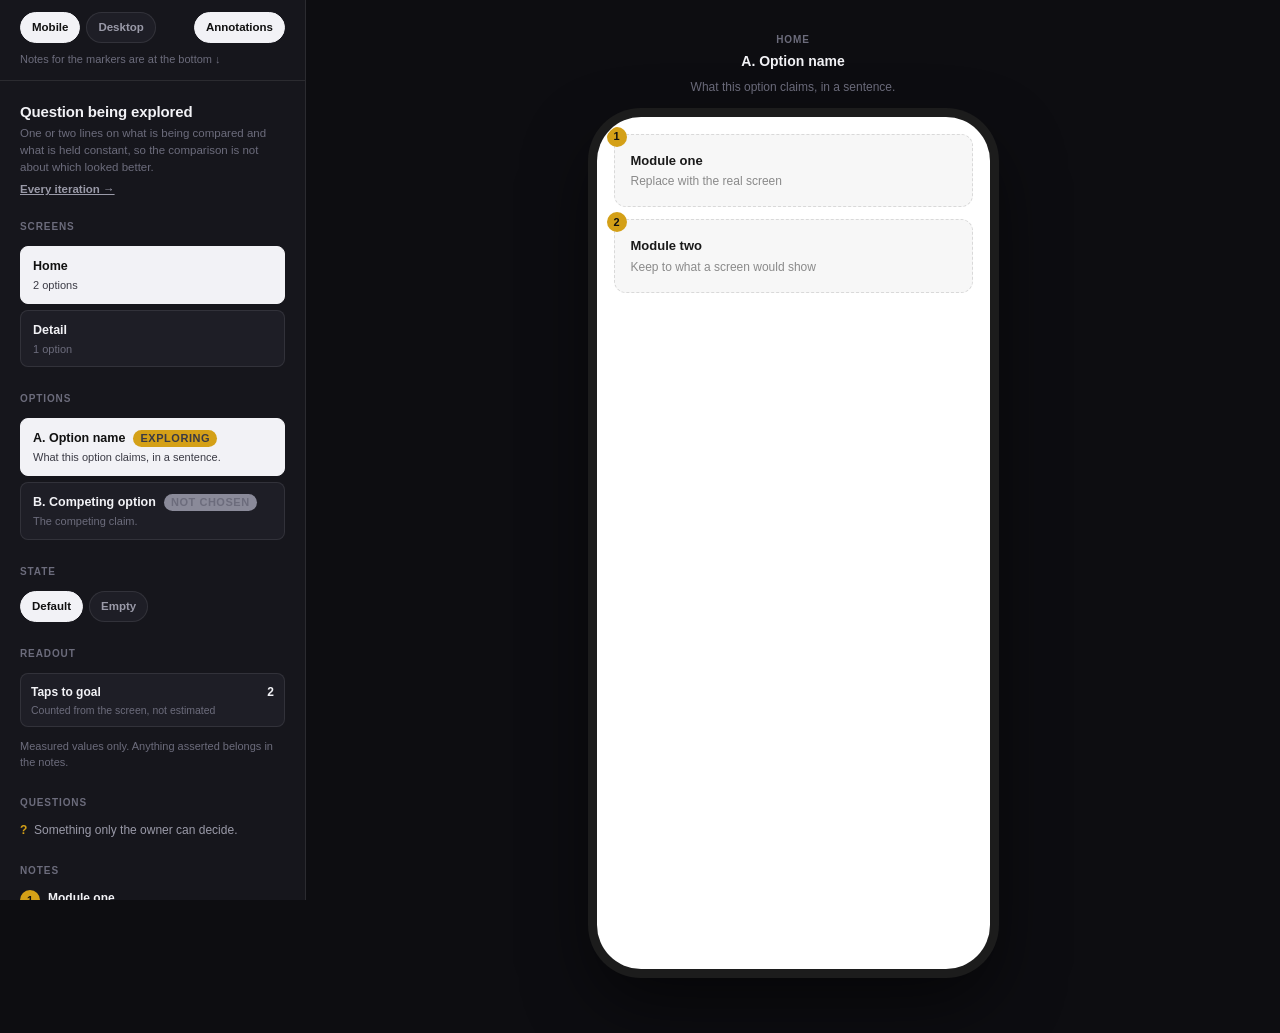
<file: plugins/prototyping/skills/option-explorer/template/index.html>
<!doctype html>
<html lang="en">
<head>
<meta charset="utf-8">
<meta name="viewport" content="width=device-width,initial-scale=1,viewport-fit=cover">
<meta name="generator" content="option-explorer">
<title>Project prototype</title>
<link rel="stylesheet" href="prototype/shell.css">
<link rel="stylesheet" href="prototype/design.css">
</head>
<body class="annot">
<script>
/* The project, and its screens in panel order. Each name loads
   prototype/screens/<name>.js. To change a screen, edit its file. To add one,
   create the file and add its name here. Everything else is in prototype/. */
const PROJECT = {
  title: 'Question being explored',
  sub: 'One or two lines on what is being compared and what is held constant, so the comparison is not about which looked better.'
};
const SCREEN_FILES = ['home', 'detail'];
</script>
<script src="prototype/shell.js"></script>
</body>
</html>
</file>
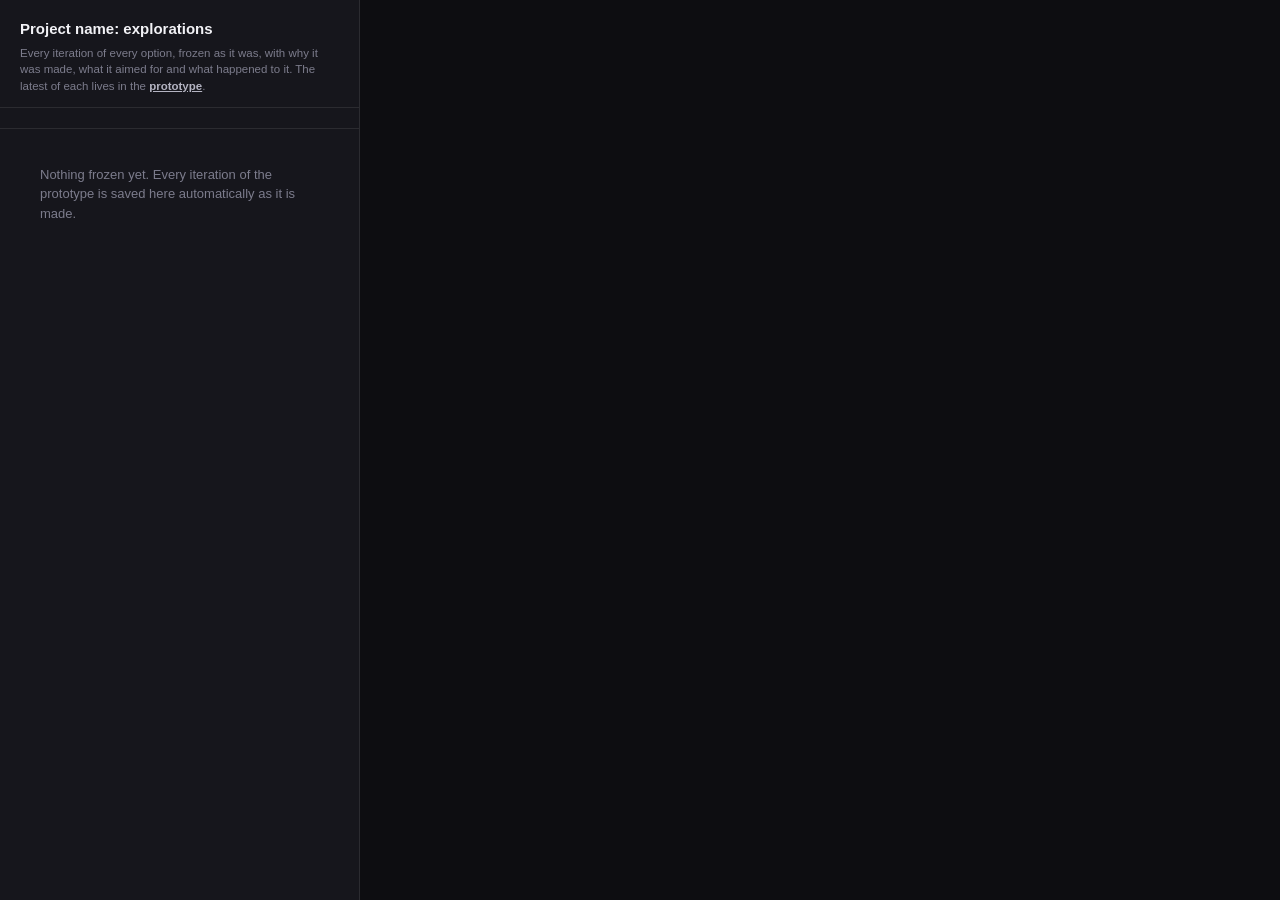
<file: plugins/prototyping/skills/option-explorer/template/explorations/index.html>
<!doctype html>
<html lang="en">
<head>
<meta charset="utf-8">
<meta name="viewport" content="width=device-width,initial-scale=1">
<title>Explorations</title>
<style>
/* Explorations viewer. Every iteration of every option, frozen as it was,
   with why it was made, what it aimed for and what happened to it. The
   entries live in records.js; freeze.py writes them. Never edit a frozen
   copy. */
:root{
  --bg:#0D0D11; --panel:#16161C; --panel-2:#1E1E26;
  --line:rgba(255,255,255,.09); --line-strong:rgba(255,255,255,.18);
  --ink:#F2F2F6; --ink-2:#B4B4C2; --ink-3:#7C7C8C;
  --chosen:#4CC38A; --rejected:#E5675C; --replaced:#8A8A99; --exploring:#D4A017;
}
*{box-sizing:border-box}
[hidden]{display:none!important}
html,body{margin:0;padding:0;height:100%}
body{background:var(--bg);color:var(--ink);font:400 14px/1.5 -apple-system,BlinkMacSystemFont,"Segoe UI",Roboto,sans-serif;-webkit-font-smoothing:antialiased}
.app{display:flex;height:100vh}
.side{flex:0 0 360px;display:flex;flex-direction:column;background:var(--panel);border-right:1px solid var(--line);min-height:0}
.head{padding:18px 20px 12px;border-bottom:1px solid var(--line)}
.head h1{font-size:15px;font-weight:650;margin:0}
.head p{font-size:11.5px;color:var(--ink-3);margin:4px 0 0;line-height:1.45}
.head a{color:var(--ink-2);font-weight:600}
.menu{flex:0 1 auto;overflow-y:auto;padding:10px 12px;max-height:46vh;border-bottom:1px solid var(--line)}
.grp{margin:6px 0 12px}
.grp h2{font-size:10px;letter-spacing:.09em;text-transform:uppercase;font-weight:700;color:var(--ink-3);margin:0 8px 6px}
.grp .gsub{font-size:11px;color:var(--ink-3);margin:-4px 8px 6px}
.item{appearance:none;width:100%;text-align:left;border:1px solid transparent;background:none;color:var(--ink-2);font:inherit;
  padding:7px 8px;border-radius:8px;cursor:pointer;display:grid;grid-template-columns:10px 1fr auto;gap:2px 9px;align-items:center}
.item:hover{background:var(--panel-2)}
.item[aria-current="true"]{background:var(--panel-2);border-color:var(--line-strong);color:var(--ink)}
.item .dot{width:9px;height:9px;border-radius:50%}
.item .t{font-size:12.5px;font-weight:600;color:var(--ink);overflow:hidden;text-overflow:ellipsis;white-space:nowrap}
.item .d{font-size:11px;color:var(--ink-3)}
.s-chosen{background:var(--chosen)} .s-rejected{background:var(--rejected)} .s-replaced{background:var(--replaced)} .s-exploring{background:var(--exploring)}
.rec{flex:1 1 auto;overflow-y:auto;padding:16px 20px 28px;min-height:0}
.rec h3{font-size:16px;font-weight:650;margin:0 0 4px;line-height:1.3}
.meta{display:flex;flex-wrap:wrap;gap:6px;align-items:center;margin-bottom:14px;font-size:11.5px;color:var(--ink-3)}
.pill{font-size:10.5px;font-weight:700;letter-spacing:.05em;text-transform:uppercase;padding:2px 8px;border-radius:999px;color:#111}
.flag{font-size:10.5px;font-weight:600;padding:2px 8px;border-radius:999px;border:1px solid var(--line-strong);color:var(--ink-2)}
.field{margin-bottom:14px}
.field h4{font-size:10px;letter-spacing:.09em;text-transform:uppercase;font-weight:700;color:var(--ink-3);margin:0 0 4px}
.field p{margin:0;font-size:13px;line-height:1.5;color:var(--ink-2)}
.field p.todo{color:var(--exploring)}
.field ul{margin:0;padding-left:18px;font-size:13px;line-height:1.5;color:var(--ink-2)}
blockquote{margin:6px 0 0;padding:6px 10px;border-left:3px solid var(--exploring);background:var(--panel-2);border-radius:0 6px 6px 0;font-size:13px;color:var(--ink)}
.open{font-size:12px;color:var(--ink-2)}
.open a{color:var(--ink)}
.empty{padding:20px;font-size:13px;color:var(--ink-3);line-height:1.5}
.stage{flex:1;min-width:0;display:flex;flex-direction:column}
.stage iframe{flex:1;border:0;width:100%;background:var(--bg)}
.views{flex:0 0 auto;display:flex;align-items:center;gap:8px;flex-wrap:wrap;padding:10px 16px;border-bottom:1px solid var(--line);background:var(--panel)}
.views .lbl{font-size:10px;letter-spacing:.09em;text-transform:uppercase;font-weight:700;color:var(--ink-3);margin-right:4px}
.vw{appearance:none;border:1px solid var(--line);background:var(--panel-2);color:var(--ink-2);font:inherit;font-size:12px;font-weight:600;
  padding:6px 12px;border-radius:999px;cursor:pointer}
.vw:hover{border-color:var(--line-strong);color:var(--ink)}
.vw[aria-pressed="true"]{background:var(--ink);border-color:var(--ink);color:#111}
@media (max-width:1000px){
  .app{flex-direction:column;height:auto}
  .side{flex:none;border-right:0;border-bottom:1px solid var(--line)}
  .menu{max-height:none}
  .stage{height:100vh}
}
</style>
</head>
<body>
<div class="app">
  <aside class="side">
    <div class="head">
      <h1 id="title">Explorations</h1>
      <p>Every iteration of every option, frozen as it was, with why it was made, what it
      aimed for and what happened to it. The latest of each lives in the
      <a href="../" id="proto">prototype</a>.</p>
    </div>
    <nav class="menu" id="menu" aria-label="Iterations"></nav>
    <section class="rec" id="rec" aria-live="polite"></section>
  </aside>
  <main class="stage"><div class="views" id="views" hidden></div><iframe id="frame" title="Frozen iteration"></iframe></main>
</div>

<script src="records.js"></script>
<script>
/* Record fields: id, screen, option, title, date, status (exploring, chosen,
   rejected, replaced), file, why, aim, outcome, quotes[], open[], views[[label,
   query]], rebuilt. freeze.py fills id, screen, option, title, date, status and
   file; the rest is written from the conversation that produced the change. */
const DATA = window.EXPLORATIONS || {project:'Explorations', prototype:'', screens:{}, records:[]};
const RECORDS = DATA.records;
const STATUS = {chosen:'Chosen', rejected:'Rejected', replaced:'Replaced', exploring:'Being explored'};
const $ = s => document.querySelector(s);
const esc = t => String(t == null ? '' : t).replace(/[&<>"]/g, c => ({'&':'&amp;','<':'&lt;','>':'&gt;','"':'&quot;'}[c]));
const todo = t => !t || /^TODO/.test(t);

$('#title').textContent = DATA.project + ': explorations';
document.title = DATA.project + ': explorations';
if (DATA.prototype) $('#proto').href = '../' + DATA.prototype;

const order = Object.keys(DATA.screens);
RECORDS.forEach(r => { if (!order.includes(r.screen)) order.push(r.screen); });

function menu(sel){
  $('#menu').innerHTML = order.map(s => {
    const items = RECORDS.filter(r => r.screen === s);
    if (!items.length) return '';
    const S = DATA.screens[s] || {name:s};
    return `<div class="grp"><h2>${esc(S.name)}</h2>${S.sub ? `<div class="gsub">${esc(S.sub)}</div>` : ''}` +
      items.map(r => `<button class="item" data-id="${esc(r.id)}" aria-current="${r.id === sel}"><span class="dot s-${esc(r.status)}" title="${STATUS[r.status]||r.status}"></span><span class="t">${esc(r.title)}</span><span class="d">${esc(String(r.date).replace(/ \d{4}$/,''))}</span></button>`).join('') + `</div>`;
  }).join('');
}
function field(h, v){ return `<div class="field"><h4>${h}</h4><p class="${todo(v)?'todo':''}">${todo(v) ? 'Not written yet' : esc(v)}</p></div>`; }
function show(id){
  if (!RECORDS.length){
    $('#menu').innerHTML = '';
    $('#rec').innerHTML = '<div class="empty">Nothing frozen yet. Every iteration of the prototype is saved here automatically as it is made.</div>';
    return;
  }
  const r = RECORDS.find(x => x.id === id) || RECORDS[RECORDS.length - 1];
  menu(r.id);
  const S = DATA.screens[r.screen] || {name:r.screen};
  const views = r.views || [];
  $('#rec').innerHTML = `
    <h3>${esc(r.title)}</h3>
    <div class="meta"><span class="pill s-${esc(r.status)}">${STATUS[r.status]||esc(r.status)}</span><span>${esc(S.name)} · option ${esc(r.option)} · ${esc(r.date)}</span>
      ${r.rebuilt ? '<span class="flag" title="Not saved at the time; rebuilt afterwards">Rebuilt</span>' : ''}</div>
    ${field('Why it was made', r.why)}
    ${field('What it was meant to achieve', r.aim)}
    <div class="field"><h4>${r.status === 'chosen' ? 'Outcome' : r.status === 'exploring' ? 'Status' : 'Why it was not kept'}</h4>
      <p class="${todo(r.outcome)?'todo':''}">${todo(r.outcome) ? 'Not written yet' : esc(r.outcome)}</p>
      ${(r.quotes||[]).map(q => `<blockquote>"${esc(q)}"</blockquote>`).join('')}</div>
    ${(r.open||[]).length ? `<div class="field"><h4>Carried over as open</h4><ul>${r.open.map(o => `<li>${esc(o)}</li>`).join('')}</ul></div>` : ''}
    <p class="open">Open on its own: <a href="${esc(src(r, ''))}" target="_blank">${esc(r.file)}</a></p>`;
  $('#views').hidden = !views.length;
  $('#views').innerHTML = '<span class="lbl">View</span>' + views.map(([label, q], i) =>
    `<button class="vw" data-q="${esc(q)}" aria-pressed="${i === 0}">${esc(label)}</button>`).join('');
  $('#frame').src = src(r, views.length ? views[0][1] : '');
  if (location.hash !== '#' + r.id) history.replaceState(null, '', '#' + r.id);
}
// A frozen copy opens on its own screen and option; extra view params are added after.
function src(r, extra){
  const p = new URLSearchParams({screen:r.screen, option:r.option});
  new URLSearchParams(String(extra||'').replace(/^\?/,'')).forEach((v,k) => p.set(k,v));
  return r.file + '?' + p.toString();
}
$('#views').addEventListener('click', e => {
  const b = e.target.closest('.vw'); if (!b) return;
  const r = RECORDS.find(x => x.id === location.hash.slice(1)); if (!r) return;
  document.querySelectorAll('#views .vw').forEach(x => x.setAttribute('aria-pressed', String(x === b)));
  $('#frame').src = src(r, b.dataset.q);
});
$('#menu').addEventListener('click', e => { const b = e.target.closest('.item'); if (b) show(b.dataset.id); });
window.addEventListener('hashchange', () => show(location.hash.slice(1)));
show(location.hash.slice(1));
</script>
</body>
</html>
</file>
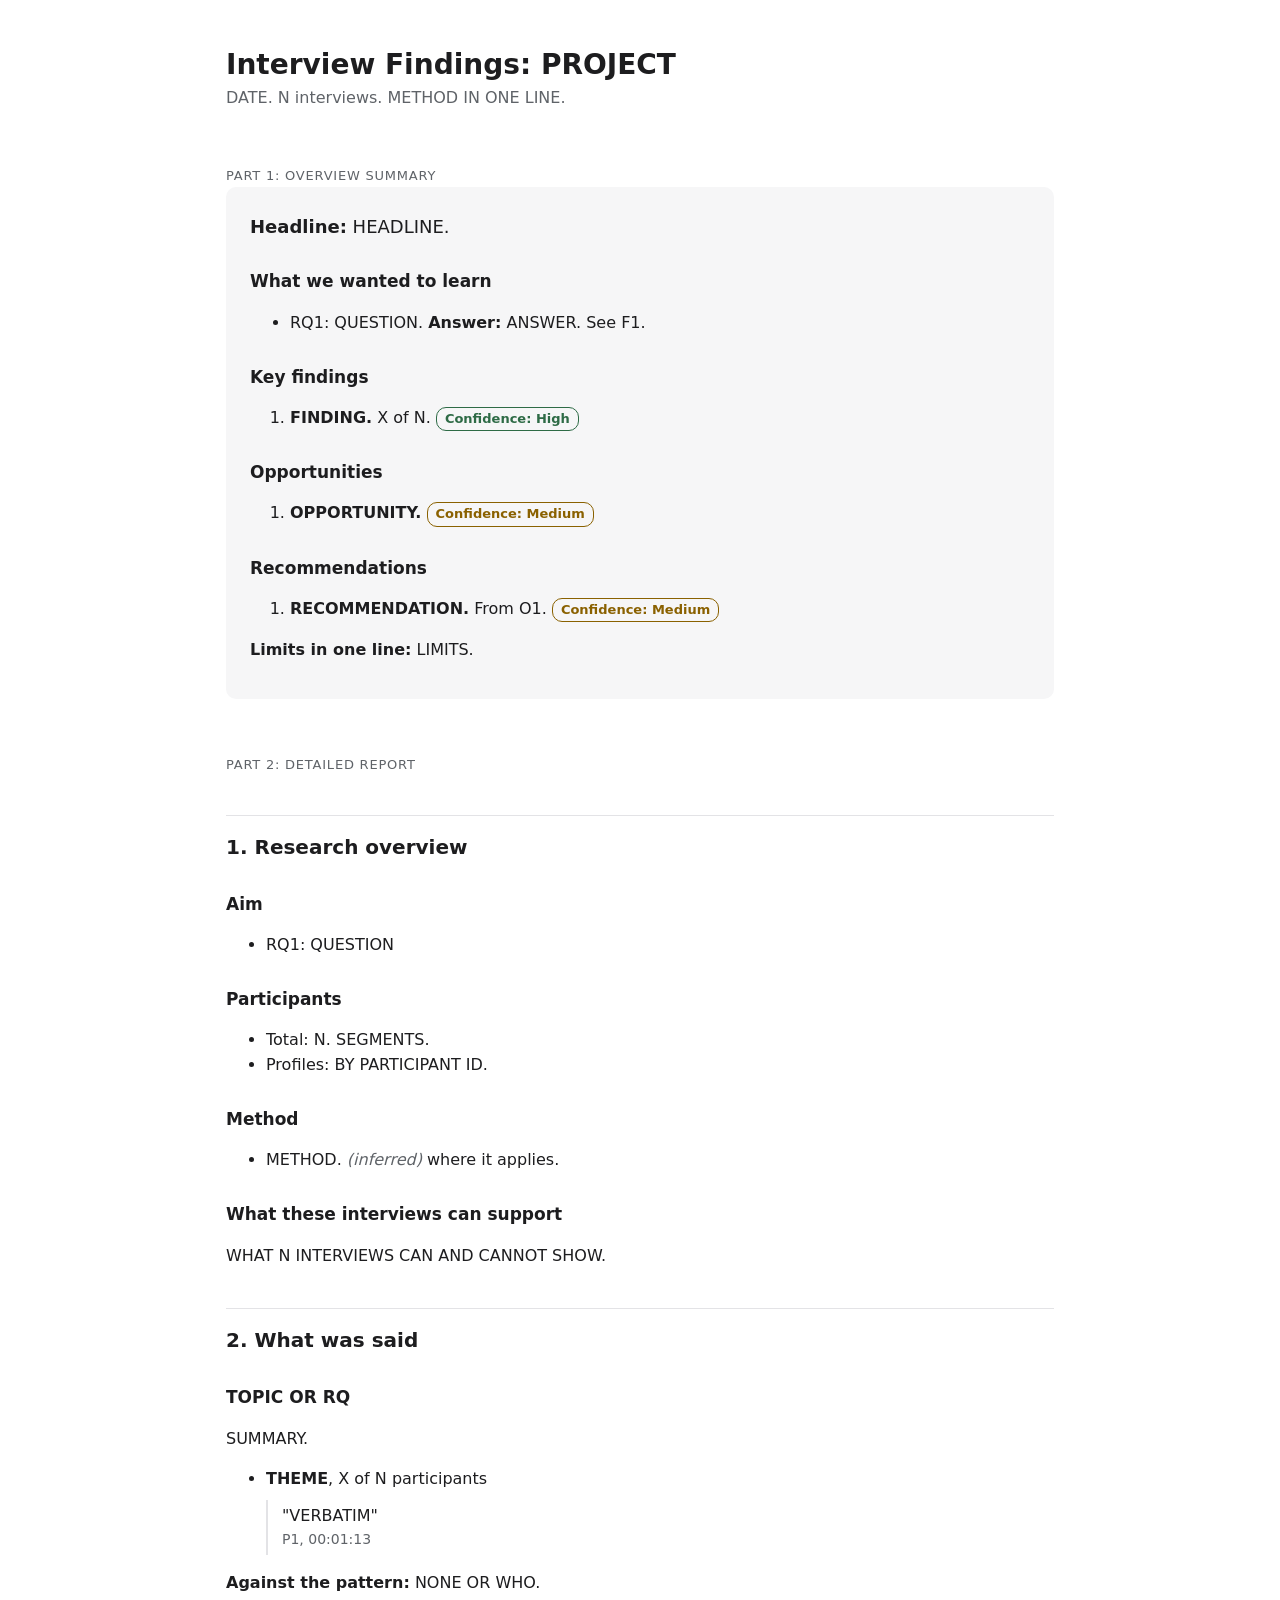
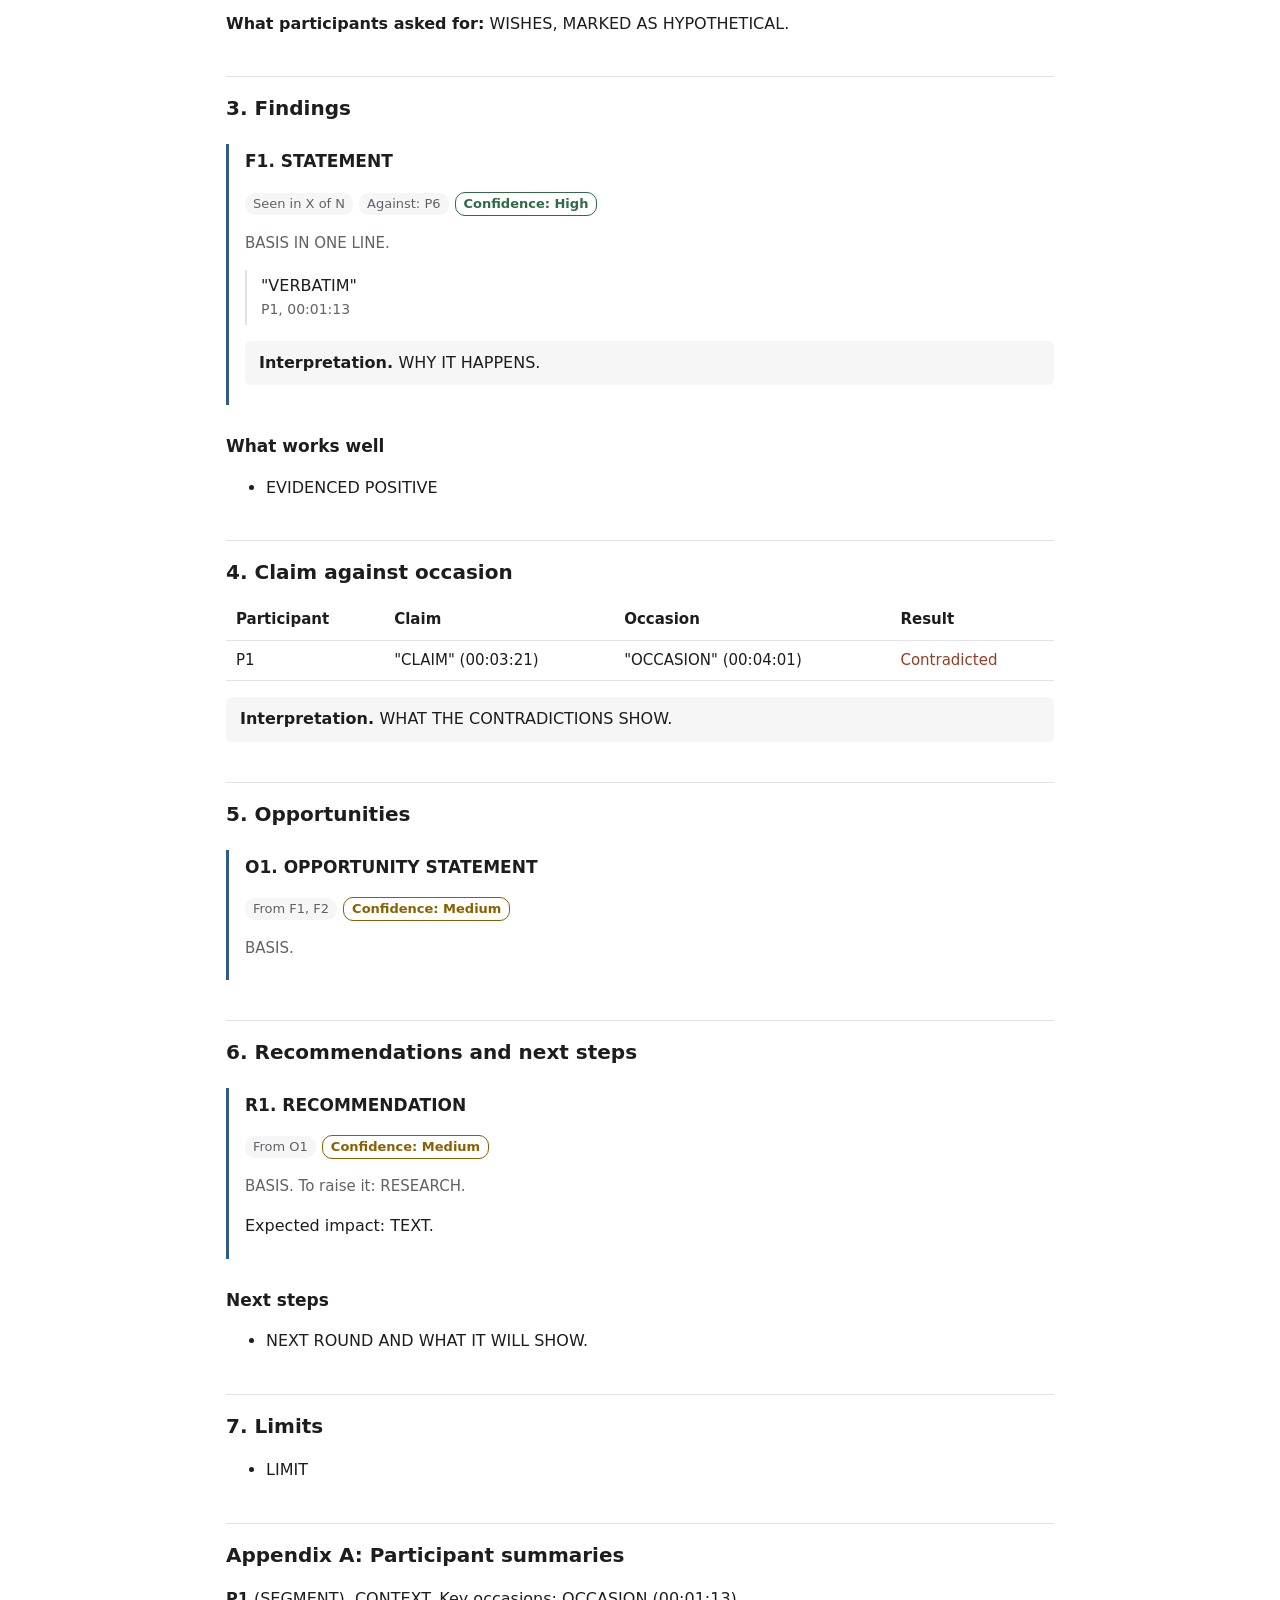
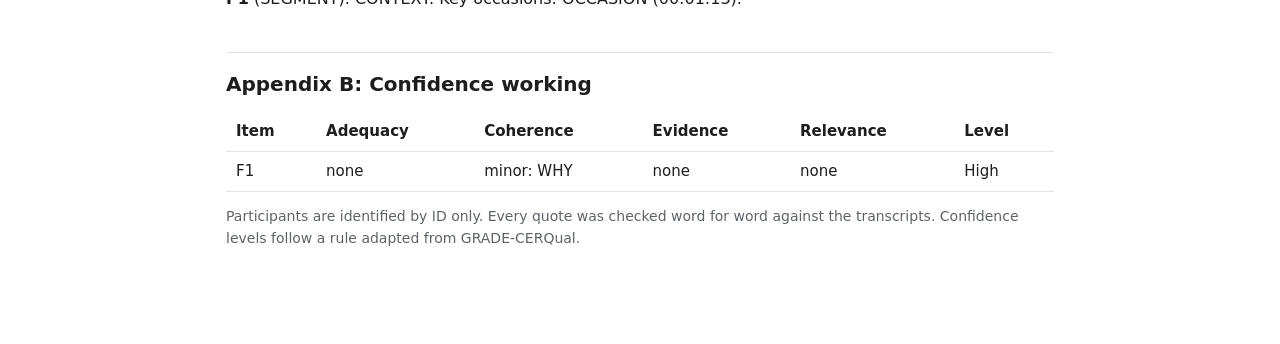
<file: plugins/ux-research/skills/interview-analysis/templates/report.html>
<!doctype html>
<html lang="en-GB">
<head>
<meta charset="utf-8">
<meta name="viewport" content="width=device-width, initial-scale=1">
<title>Interview Findings: PROJECT</title>
<!--
Fill from the agreed markdown draft, section for section. Same content, same order.
Self-contained: no external fonts, scripts or images. Replace every PLACEHOLDER and delete
the example blocks you do not use. Mark interpretation with class="interp", inferred facts
with <em class="inferred">(inferred)</em>, and confidence with
<span class="conf high|medium|low">Confidence: High</span>.
-->
<style>
  :root {
    --text: #1d1d1f; --muted: #5f6368; --line: #e3e3e6; --bg: #ffffff; --panel: #f6f6f7;
    --accent: #2f5d8a; --high: #2e6b46; --medium: #8a6100; --low: #9a3b23;
  }
  @media (prefers-color-scheme: dark) {
    :root { --text: #ececee; --muted: #a3a3aa; --line: #34343a; --bg: #161618; --panel: #1f1f22;
            --accent: #8fb4dc; --high: #7fc29a; --medium: #e0b65a; --low: #e59a83; }
  }
  * { box-sizing: border-box; }
  body { margin: 0; background: var(--bg); color: var(--text);
         font: 16px/1.55 system-ui, -apple-system, "Segoe UI", sans-serif; }
  main { max-width: 860px; margin: 0 auto; padding: 48px 16px 80px; }
  h1 { font-size: 28px; line-height: 1.2; margin: 0 0 4px; }
  .part { font-size: 13px; letter-spacing: .06em; text-transform: uppercase; color: var(--muted);
          margin: 56px 0 0; }
  h2 { font-size: 20px; margin: 40px 0 12px; padding-top: 16px; border-top: 1px solid var(--line); }
  h3 { font-size: 17px; margin: 28px 0 8px; }
  .meta, .muted { color: var(--muted); }
  .meta { margin: 0 0 24px; }
  .overview { background: var(--panel); padding: 8px 24px 20px; border-radius: 10px; }
  .headline { font-size: 18px; }
  .item { border-left: 3px solid var(--accent); padding: 4px 0 4px 16px; margin: 20px 0; }
  .item h3 { margin-top: 0; }
  .tag { display: inline-block; font-size: 13px; padding: 1px 8px; border-radius: 10px;
         background: var(--panel); color: var(--muted); margin-right: 6px; }
  .conf { display: inline-block; font-size: 13px; font-weight: 600; padding: 1px 8px;
          border-radius: 10px; border: 1px solid currentColor; margin-right: 6px; }
  .conf.high { color: var(--high); } .conf.medium { color: var(--medium); } .conf.low { color: var(--low); }
  .basis { color: var(--muted); font-size: 15px; }
  blockquote { margin: 8px 0; padding: 4px 0 4px 14px; border-left: 2px solid var(--line); }
  blockquote cite { display: block; font-style: normal; color: var(--muted); font-size: 14px; }
  .interp { background: var(--panel); padding: 10px 14px; border-radius: 6px; }
  .interp::before { content: "Interpretation. "; font-weight: 600; }
  .inferred { color: var(--muted); }
  .table-wrap { overflow-x: auto; }
  table { border-collapse: collapse; width: 100%; font-size: 15px; }
  th, td { text-align: left; padding: 8px 10px; border-bottom: 1px solid var(--line); vertical-align: top; }
  th { font-weight: 600; }
  .held { color: var(--high); } .contra { color: var(--low); } .none { color: var(--muted); }
  .draft-note { font-size: 14px; color: var(--muted); }
  @media print { h2 { break-after: avoid; } .item, blockquote { break-inside: avoid; } }
</style>
</head>
<body>
<main>

<h1>Interview Findings: PROJECT</h1>
<p class="meta">DATE. N interviews. METHOD IN ONE LINE.</p>

<p class="part">Part 1: Overview summary</p>
<section class="overview">
  <p class="headline"><strong>Headline:</strong> HEADLINE.</p>
  <h3>What we wanted to learn</h3>
  <ul><li>RQ1: QUESTION. <strong>Answer:</strong> ANSWER. See F1.</li></ul>
  <h3>Key findings</h3>
  <ol><li><strong>FINDING.</strong> X of N. <span class="conf high">Confidence: High</span></li></ol>
  <h3>Opportunities</h3>
  <ol><li><strong>OPPORTUNITY.</strong> <span class="conf medium">Confidence: Medium</span></li></ol>
  <h3>Recommendations</h3>
  <ol><li><strong>RECOMMENDATION.</strong> From O1. <span class="conf medium">Confidence: Medium</span></li></ol>
  <p><strong>Limits in one line:</strong> LIMITS.</p>
</section>

<p class="part">Part 2: Detailed report</p>

<h2>1. Research overview</h2>
<h3>Aim</h3>
<ul><li>RQ1: QUESTION</li></ul>
<h3>Participants</h3>
<ul><li>Total: N. SEGMENTS.</li><li>Profiles: BY PARTICIPANT ID.</li></ul>
<h3>Method</h3>
<ul><li>METHOD. <em class="inferred">(inferred)</em> where it applies.</li></ul>
<h3>What these interviews can support</h3>
<p>WHAT N INTERVIEWS CAN AND CANNOT SHOW.</p>

<h2>2. What was said</h2>
<h3>TOPIC OR RQ</h3>
<p>SUMMARY.</p>
<ul>
  <li><strong>THEME</strong>, X of N participants
    <blockquote>"VERBATIM"<cite>P1, 00:01:13</cite></blockquote></li>
</ul>
<p><strong>Against the pattern:</strong> NONE OR WHO.</p>
<p><strong>What participants asked for:</strong> WISHES, MARKED AS HYPOTHETICAL.</p>

<h2>3. Findings</h2>
<div class="item">
  <h3>F1. STATEMENT</h3>
  <p><span class="tag">Seen in X of N</span><span class="tag">Against: P6</span><span class="conf high">Confidence: High</span></p>
  <p class="basis">BASIS IN ONE LINE.</p>
  <blockquote>"VERBATIM"<cite>P1, 00:01:13</cite></blockquote>
  <p class="interp">WHY IT HAPPENS.</p>
</div>
<h3>What works well</h3>
<ul><li>EVIDENCED POSITIVE</li></ul>

<h2>4. Claim against occasion</h2>
<div class="table-wrap"><table>
  <thead><tr><th>Participant</th><th>Claim</th><th>Occasion</th><th>Result</th></tr></thead>
  <tbody><tr><td>P1</td><td>"CLAIM" (00:03:21)</td><td>"OCCASION" (00:04:01)</td><td class="contra">Contradicted</td></tr></tbody>
</table></div>
<p class="interp">WHAT THE CONTRADICTIONS SHOW.</p>

<h2>5. Opportunities</h2>
<div class="item">
  <h3>O1. OPPORTUNITY STATEMENT</h3>
  <p><span class="tag">From F1, F2</span><span class="conf medium">Confidence: Medium</span></p>
  <p class="basis">BASIS.</p>
</div>

<h2>6. Recommendations and next steps</h2>
<div class="item">
  <h3>R1. RECOMMENDATION</h3>
  <p><span class="tag">From O1</span><span class="conf medium">Confidence: Medium</span></p>
  <p class="basis">BASIS. To raise it: RESEARCH.</p>
  <p>Expected impact: TEXT.</p>
</div>
<h3>Next steps</h3>
<ul><li>NEXT ROUND AND WHAT IT WILL SHOW.</li></ul>

<h2>7. Limits</h2>
<ul><li>LIMIT</li></ul>

<h2>Appendix A: Participant summaries</h2>
<p><strong>P1</strong> (SEGMENT). CONTEXT. Key occasions: OCCASION (00:01:13).</p>

<h2>Appendix B: Confidence working</h2>
<div class="table-wrap"><table>
  <thead><tr><th>Item</th><th>Adequacy</th><th>Coherence</th><th>Evidence</th><th>Relevance</th><th>Level</th></tr></thead>
  <tbody><tr><td>F1</td><td>none</td><td>minor: WHY</td><td>none</td><td>none</td><td>High</td></tr></tbody>
</table></div>

<p class="draft-note">Participants are identified by ID only. Every quote was checked word for word against the transcripts. Confidence levels follow a rule adapted from GRADE-CERQual.</p>
</main>
</body>
</html>
</file>
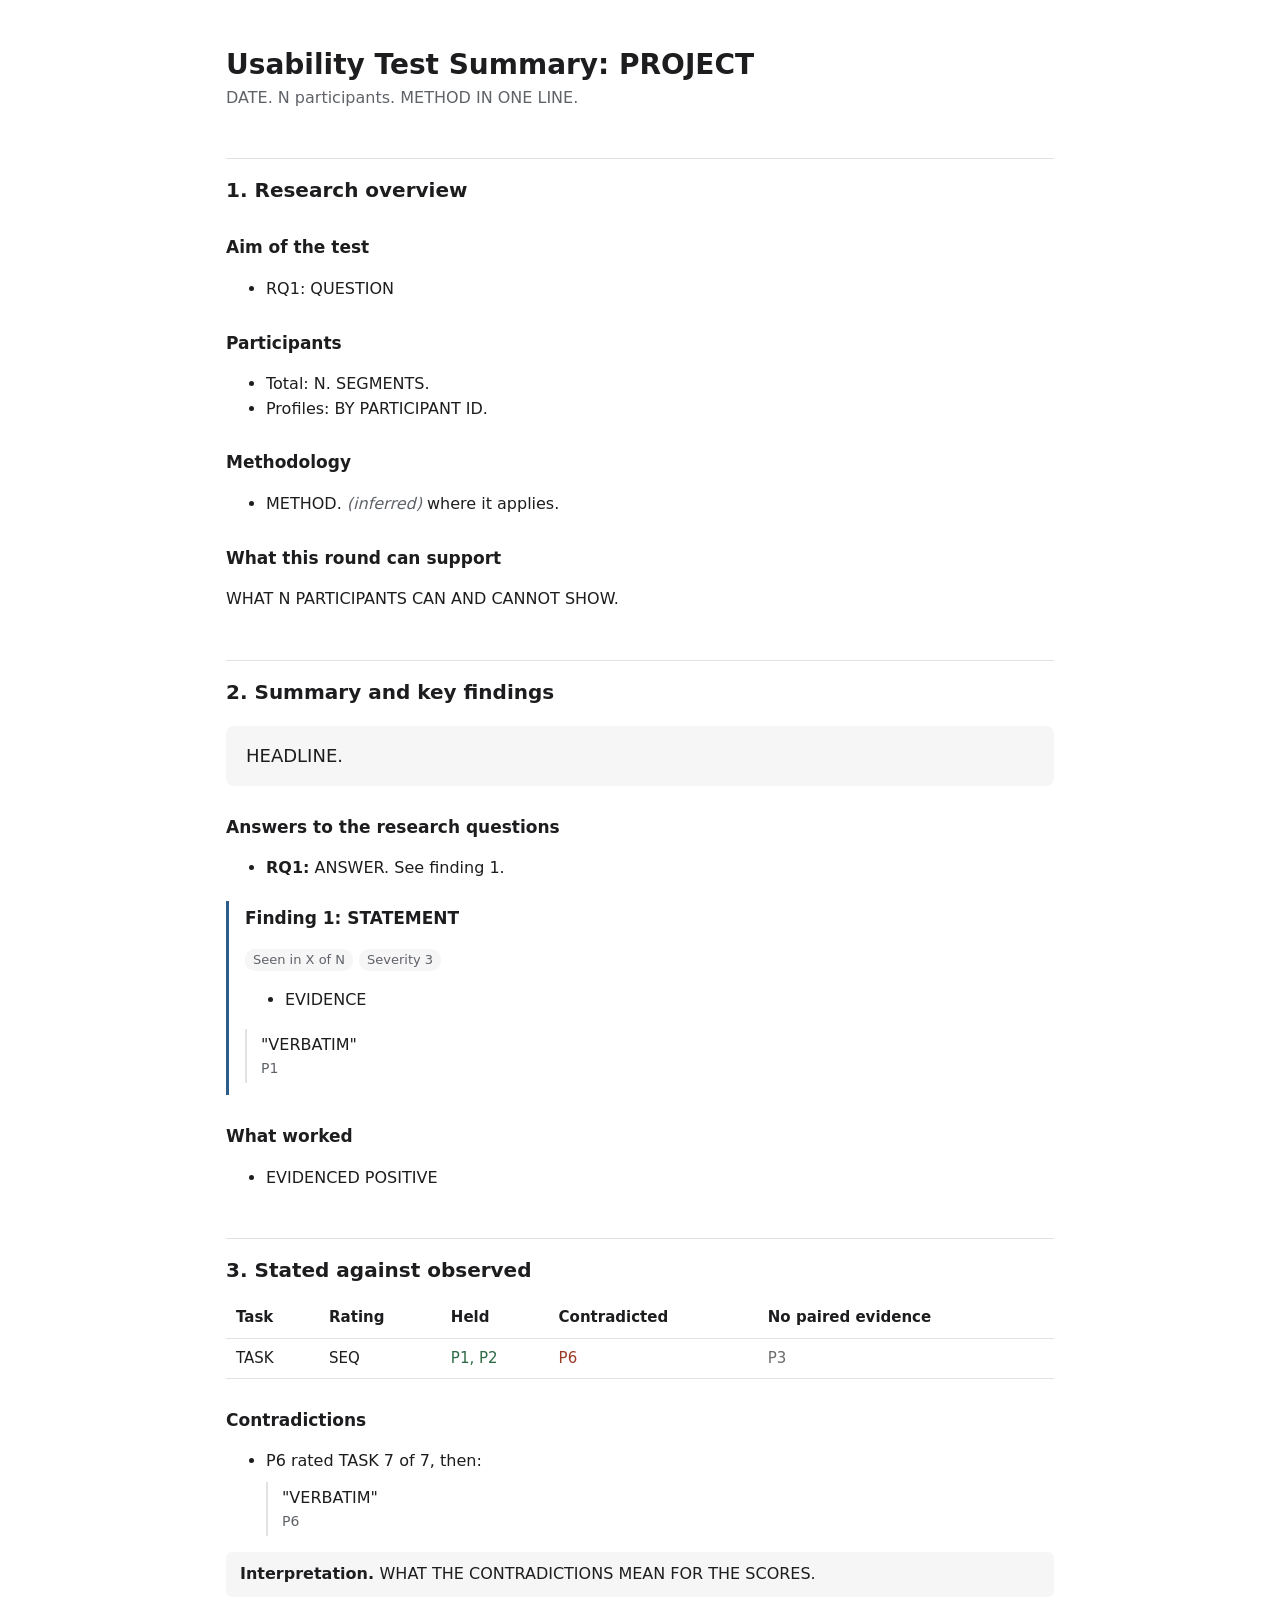
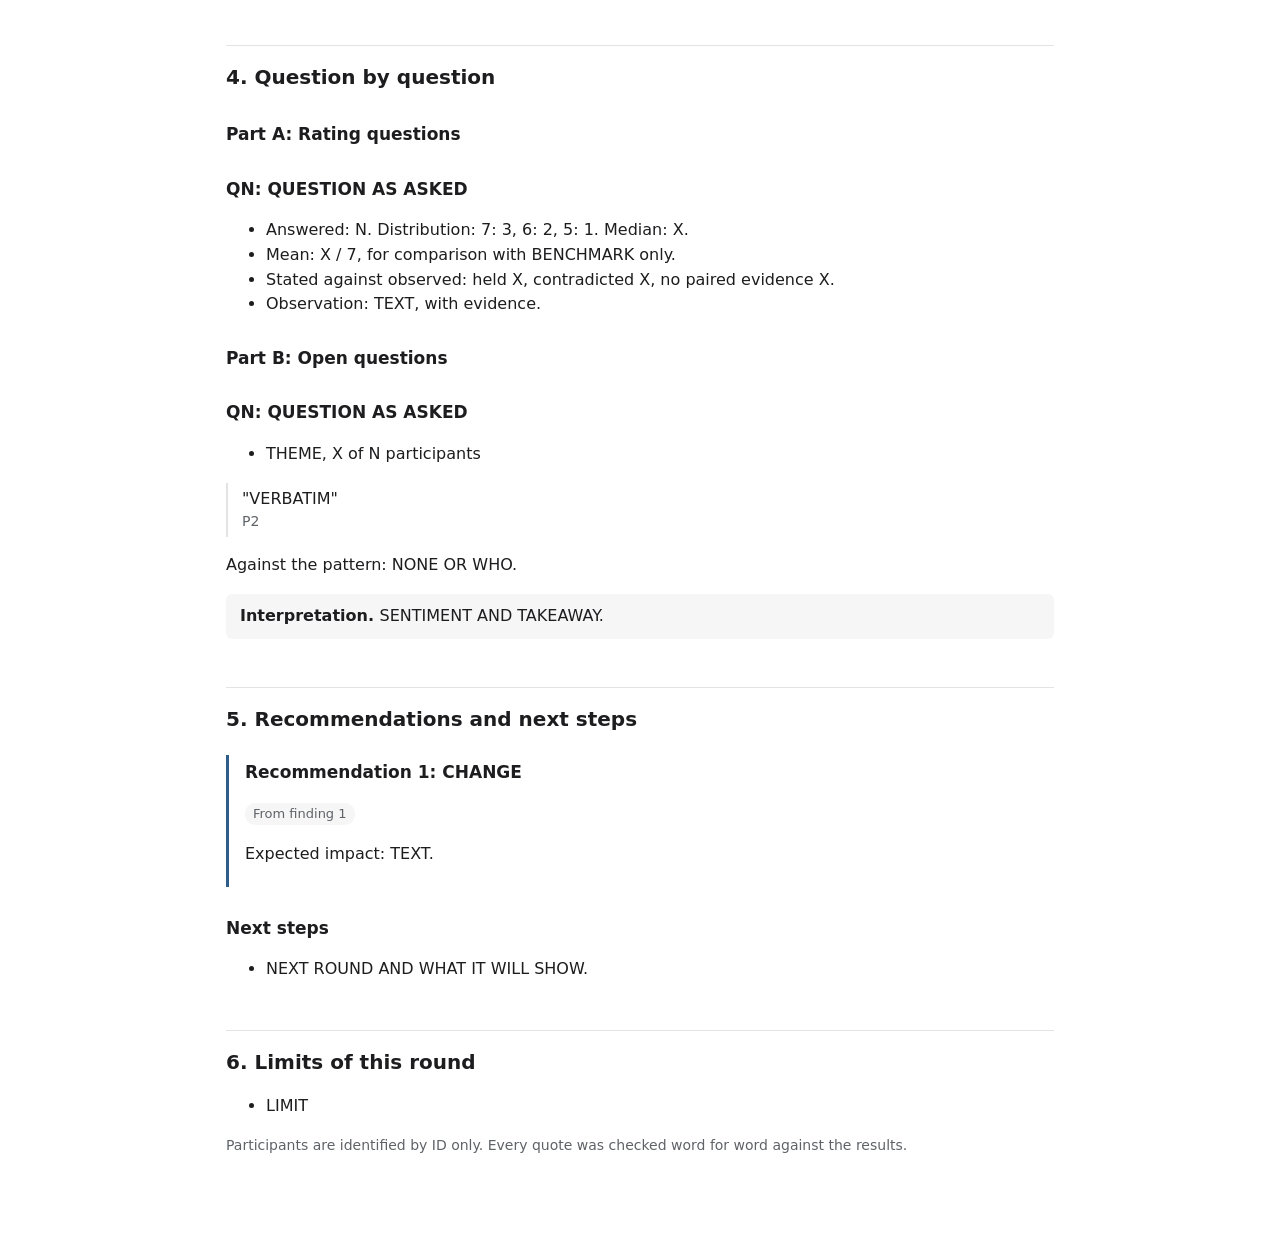
<file: plugins/ux-research/skills/usability-test-analysis/templates/report.html>
<!doctype html>
<html lang="en-GB">
<head>
<meta charset="utf-8">
<meta name="viewport" content="width=device-width, initial-scale=1">
<title>Usability Test Summary: PROJECT</title>
<!--
Fill from the agreed markdown draft, section for section. Same content, same order.
Self-contained: no external fonts, scripts or images. Replace every PLACEHOLDER and delete
the example blocks you do not use. Mark interpretation with class="interp", inferred facts
with <em class="inferred">(inferred)</em>.
-->
<style>
  :root {
    --text: #1d1d1f; --muted: #5f6368; --line: #e3e3e6; --bg: #ffffff; --panel: #f6f6f7;
    --accent: #2f5d8a; --held: #2e6b46; --contra: #9a3b23; --none: #6b6b6b;
  }
  @media (prefers-color-scheme: dark) {
    :root { --text: #ececee; --muted: #a3a3aa; --line: #34343a; --bg: #161618; --panel: #1f1f22;
            --accent: #8fb4dc; --held: #7fc29a; --contra: #e59a83; --none: #a0a0a0; }
  }
  * { box-sizing: border-box; }
  body { margin: 0; background: var(--bg); color: var(--text);
         font: 16px/1.55 system-ui, -apple-system, "Segoe UI", sans-serif; }
  main { max-width: 860px; margin: 0 auto; padding: 48px 16px 80px; }
  h1 { font-size: 28px; line-height: 1.2; margin: 0 0 4px; }
  h2 { font-size: 20px; margin: 48px 0 12px; padding-top: 16px; border-top: 1px solid var(--line); }
  h3 { font-size: 17px; margin: 28px 0 8px; }
  .meta, .muted { color: var(--muted); }
  .meta { margin: 0 0 24px; }
  .headline { font-size: 18px; background: var(--panel); padding: 16px 20px; border-radius: 8px; }
  .finding { border-left: 3px solid var(--accent); padding: 4px 0 4px 16px; margin: 20px 0; }
  .finding h3 { margin-top: 0; }
  .tag { display: inline-block; font-size: 13px; padding: 1px 8px; border-radius: 10px;
         background: var(--panel); color: var(--muted); margin-right: 6px; }
  blockquote { margin: 8px 0; padding: 4px 0 4px 14px; border-left: 2px solid var(--line); }
  blockquote cite { display: block; font-style: normal; color: var(--muted); font-size: 14px; }
  .interp { background: var(--panel); padding: 10px 14px; border-radius: 6px; }
  .interp::before { content: "Interpretation. "; font-weight: 600; }
  .inferred { color: var(--muted); }
  .table-wrap { overflow-x: auto; }
  table { border-collapse: collapse; width: 100%; font-size: 15px; }
  th, td { text-align: left; padding: 8px 10px; border-bottom: 1px solid var(--line); vertical-align: top; }
  th { font-weight: 600; }
  .held { color: var(--held); } .contra { color: var(--contra); } .none { color: var(--none); }
  .draft-note { font-size: 14px; color: var(--muted); }
  @media print { h2 { break-after: avoid; } .finding, blockquote { break-inside: avoid; } }
</style>
</head>
<body>
<main>

<h1>Usability Test Summary: PROJECT</h1>
<p class="meta">DATE. N participants. METHOD IN ONE LINE.</p>

<h2>1. Research overview</h2>
<h3>Aim of the test</h3>
<ul><li>RQ1: QUESTION</li></ul>
<h3>Participants</h3>
<ul><li>Total: N. SEGMENTS.</li><li>Profiles: BY PARTICIPANT ID.</li></ul>
<h3>Methodology</h3>
<ul><li>METHOD. <em class="inferred">(inferred)</em> where it applies.</li></ul>
<h3>What this round can support</h3>
<p>WHAT N PARTICIPANTS CAN AND CANNOT SHOW.</p>

<h2>2. Summary and key findings</h2>
<p class="headline">HEADLINE.</p>

<h3>Answers to the research questions</h3>
<ul><li><strong>RQ1:</strong> ANSWER. See finding 1.</li></ul>

<div class="finding">
  <h3>Finding 1: STATEMENT</h3>
  <p><span class="tag">Seen in X of N</span><span class="tag">Severity 3</span></p>
  <ul><li>EVIDENCE</li></ul>
  <blockquote>"VERBATIM"<cite>P1</cite></blockquote>
</div>

<h3>What worked</h3>
<ul><li>EVIDENCED POSITIVE</li></ul>

<h2>3. Stated against observed</h2>
<div class="table-wrap"><table>
  <thead><tr><th>Task</th><th>Rating</th><th>Held</th><th>Contradicted</th><th>No paired evidence</th></tr></thead>
  <tbody><tr><td>TASK</td><td>SEQ</td><td class="held">P1, P2</td><td class="contra">P6</td><td class="none">P3</td></tr></tbody>
</table></div>
<h3>Contradictions</h3>
<ul><li>P6 rated TASK 7 of 7, then: <blockquote>"VERBATIM"<cite>P6</cite></blockquote></li></ul>
<p class="interp">WHAT THE CONTRADICTIONS MEAN FOR THE SCORES.</p>

<h2>4. Question by question</h2>
<h3>Part A: Rating questions</h3>
<h3>QN: QUESTION AS ASKED</h3>
<ul>
  <li>Answered: N. Distribution: 7: 3, 6: 2, 5: 1. Median: X.</li>
  <li>Mean: X / 7, for comparison with BENCHMARK only.</li>
  <li>Stated against observed: held X, contradicted X, no paired evidence X.</li>
  <li>Observation: TEXT, with evidence.</li>
</ul>

<h3>Part B: Open questions</h3>
<h3>QN: QUESTION AS ASKED</h3>
<ul><li>THEME, X of N participants</li></ul>
<blockquote>"VERBATIM"<cite>P2</cite></blockquote>
<p>Against the pattern: NONE OR WHO.</p>
<p class="interp">SENTIMENT AND TAKEAWAY.</p>

<h2>5. Recommendations and next steps</h2>
<div class="finding">
  <h3>Recommendation 1: CHANGE</h3>
  <p><span class="tag">From finding 1</span></p>
  <p>Expected impact: TEXT.</p>
</div>
<h3>Next steps</h3>
<ul><li>NEXT ROUND AND WHAT IT WILL SHOW.</li></ul>

<h2>6. Limits of this round</h2>
<ul><li>LIMIT</li></ul>

<p class="draft-note">Participants are identified by ID only. Every quote was checked word for word against the results.</p>
</main>
</body>
</html>
</file>
<file: plugins/prototyping/skills/option-explorer/template/prototype/shell.css>
/* option-explorer shell: the instrument around the design (panel, frame,
   markers). Projects do not edit this file. Design styles live in design.css.
   The instrument is dark and may use colour as a measuring tool; the design
   inside .device stays greyscale. */
:root{
  --lab-bg:#0D0D11; --lab-panel:#16161C; --lab-panel-2:#1E1E26;
  --lab-line:rgba(255,255,255,.09); --lab-line-strong:rgba(255,255,255,.18);
  --lab-ink:#F2F2F6; --lab-ink-2:#9A9AA8; --lab-ink-3:#6C6C7C;
  --mark:#D4A017; --chosen:#4CC38A; --notchosen:#8A8A99; --exploring:#D4A017; --warn:#E5675C;
}
*{box-sizing:border-box}
[hidden]{display:none!important}
html,body{margin:0;padding:0}
body{background:var(--lab-bg);color:var(--lab-ink);
  font:400 14px/1.5 -apple-system,BlinkMacSystemFont,"Segoe UI",Roboto,sans-serif;
  -webkit-font-smoothing:antialiased}

/* ---- the lab ---- */
.lab{display:flex;min-height:100vh;align-items:flex-start}
.rail{position:sticky;top:0;flex:0 0 306px;height:100vh;overflow-y:auto;
  background:var(--lab-panel);border-right:1px solid var(--lab-line)}

/* sticky top bar: Device and Annotations stay in reach however far the rail scrolls */
.railtop{position:sticky;top:0;z-index:3;padding:12px 20px;background:var(--lab-panel);
  border-bottom:1px solid var(--lab-line)}
.railtop .row{display:flex;align-items:center;gap:8px}
.railtop #cAnnot{margin-left:auto}
.railtop .tolink{appearance:none;display:block;border:0;background:none;padding:0;margin-top:8px;font:inherit;
  font-size:11px;color:var(--lab-ink-3);cursor:pointer;text-align:left}
.railtop .tolink:hover{color:var(--lab-ink)}
.railbody{padding:20px 20px 32px}

.railhead{margin-bottom:20px}
.rail h1{font-size:15px;font-weight:650;margin:0 0 2px;letter-spacing:-.01em}
.rail .sub{font-size:11.5px;color:var(--lab-ink-3);margin:0;line-height:1.45}
.rail .hist{display:inline-block;margin-top:6px;font-size:11.5px;font-weight:600;color:var(--lab-ink-2)}
.grp{margin-bottom:24px}
.grp>h2{font-size:10px;letter-spacing:.09em;text-transform:uppercase;font-weight:700;
  color:var(--lab-ink-3);margin:0 0 12px}
.grp .note{font-size:11px;color:var(--lab-ink-3);line-height:1.45;margin:12px 0 0}
.grp .note code{overflow-wrap:anywhere}

.opts{display:flex;flex-direction:column;gap:6px}
.opt{appearance:none;text-align:left;border:1px solid var(--lab-line);background:var(--lab-panel-2);
  color:var(--lab-ink-2);font:inherit;padding:10px 12px;border-radius:8px;cursor:pointer;
  display:flex;flex-direction:column;gap:2px;transition:.13s ease}
.opt:hover{border-color:var(--lab-line-strong)}
.opt b{font-size:12.5px;font-weight:650;color:var(--lab-ink);display:flex;align-items:center;gap:8px}
.opt span{font-size:11px;color:var(--lab-ink-3);line-height:1.35}
.opt[aria-pressed="true"]{background:var(--lab-ink);border-color:var(--lab-ink)}
.opt[aria-pressed="true"] b{color:#111}
.opt[aria-pressed="true"] span{color:#3a3a44}
.stat{flex:0 0 auto;margin-left:auto;font-size:9.5px;font-weight:700;letter-spacing:.05em;text-transform:uppercase;
  padding:1px 7px;border-radius:9999px;color:#111}
.stat.chosen{background:var(--chosen)} .stat.notchosen{background:var(--notchosen)} .stat.exploring{background:var(--exploring)}

.chips{display:flex;flex-wrap:wrap;gap:6px}
.chip{appearance:none;border:1px solid var(--lab-line);background:var(--lab-panel-2);
  color:var(--lab-ink-2);font:inherit;font-size:11.5px;font-weight:550;
  padding:6px 11px;border-radius:9999px;cursor:pointer;transition:.13s ease}
.chip:hover{border-color:var(--lab-line-strong);color:var(--lab-ink)}
.chip[aria-pressed="true"]{background:var(--lab-ink);border-color:var(--lab-ink);color:#111}

.readout{display:flex;flex-direction:column;gap:8px}
.rrow{display:grid;grid-template-columns:1fr auto;gap:2px 8px;padding:9px 10px;
  border:1px solid var(--lab-line);border-radius:8px;background:var(--lab-panel-2)}
.rrow .rl{font-size:12px;font-weight:650;color:var(--lab-ink)}
.rrow .rv{font-size:12px;font-weight:700;color:var(--lab-ink);font-variant-numeric:tabular-nums}
.rrow .rs{grid-column:1/-1;font-size:10.5px;color:var(--lab-ink-3);line-height:1.35}

.qs,.nlist{margin:0;padding:0;list-style:none;display:flex;flex-direction:column;gap:8px}
.qs li{font-size:12px;color:var(--lab-ink-2);line-height:1.45;padding-left:14px;position:relative}
.qs li::before{content:"?";position:absolute;left:0;color:var(--mark);font-weight:700}
.nlist li{display:grid;grid-template-columns:20px 1fr;gap:8px;font-size:12px;color:var(--lab-ink-2);line-height:1.45}
.nlist .n,.mk{width:20px;height:20px;border-radius:50%;background:var(--mark);color:#111;
  font-size:11px;font-weight:700;display:grid;place-items:center;line-height:1}
.nlist b{color:var(--lab-ink);font-weight:600}

.railclose,.railtoggle{display:none}
.railclose{flex:0 0 auto;appearance:none;border:1px solid var(--lab-line);background:var(--lab-panel-2);
  color:var(--lab-ink-2);width:28px;height:28px;border-radius:50%;font:600 13px/1 inherit;cursor:pointer}
.railtoggle{position:fixed;z-index:30;right:14px;bottom:14px;appearance:none;
  border:1px solid var(--lab-line-strong);background:var(--lab-panel);color:var(--lab-ink);
  font:650 12.5px/1 inherit;padding:11px 17px;border-radius:9999px;cursor:pointer;
  box-shadow:0 8px 26px rgba(0,0,0,.5)}

/* ---- stage and device ---- */
.stage{flex:1;display:flex;flex-direction:column;align-items:center;
  padding:32px 24px 64px;gap:20px;min-width:0}
.stagehead{text-align:center;max-width:560px}
.stagehead .scr{display:block;font-size:10px;letter-spacing:.09em;text-transform:uppercase;font-weight:700;color:var(--lab-ink-3);margin-bottom:4px}
.stagehead h2{margin:0 0 6px;font-size:14px;font-weight:600}
.stagehead p{margin:0;font-size:12px;color:var(--lab-ink-3);line-height:1.55}
.loaderr{margin:0;max-width:560px;font-size:12px;color:var(--warn);text-align:center}
.device{width:393px;height:852px;flex:0 0 auto;position:relative;background:var(--paper);
  border-radius:44px;border:1px solid rgba(255,255,255,.14);
  box-shadow:0 0 0 9px #1c1c1c,0 30px 70px rgba(0,0,0,.6);overflow:hidden;color:var(--ink)}
.screen{position:absolute;inset:0;display:flex;flex-direction:column;background:var(--paper)}
.body{flex:1;overflow-y:auto;padding:16px}

/* annotation markers: shown on the design only while Annotations is on */
.mk{display:none;position:absolute;top:-8px;left:-8px;z-index:6}
body.annot .mk{display:grid}

/* ---- desktop view: a browser frame, wider. Above 1000px only. ----
   A mobile screen is never stretched to desktop width: that is what puts
   sheets over maps and floating buttons over content. An option with a
   renderDesktop() fills the frame with its own desktop layout. An option
   without one (.device.mobile-only) keeps its screen at phone width,
   centred in the frame. */
.chrome{display:none}
@media (min-width:1001px){
  body.desktop .device{width:min(1180px,100%);height:780px;border-radius:14px;
    border:1px solid #CBCBCB;box-shadow:0 20px 60px rgba(0,0,0,.55);display:flex;flex-direction:column}
  body.desktop .chrome{flex:0 0 auto;display:flex;align-items:center;gap:16px;height:40px;
    padding:0 16px;background:var(--paper-3);border-bottom:1px solid var(--line)}
  .chrome .cdots{display:flex;gap:6px}
  .chrome .cdots i{width:10px;height:10px;border-radius:50%;background:#C2C2C2}
  .chrome .curl{flex:1;max-width:420px;height:24px;border-radius:9999px;background:var(--paper);
    border:1px solid var(--line);font-size:11.5px;color:var(--ink-3);display:flex;align-items:center;padding:0 16px}
  body.desktop .screen{position:relative;inset:auto;flex:1;min-height:0}
  body.desktop .body{padding:24px 32px}
  body.desktop .device.mobile-only{background:var(--paper-3)}
  body.desktop .device.mobile-only .screen{flex:1 1 auto;width:393px;align-self:center;
    border-left:1px solid var(--line);border-right:1px solid var(--line)}
  body.desktop .device.mobile-only .body{padding:16px}
}
.devnote{margin:0;font-size:11px;color:var(--lab-ink-3);text-align:center}

/* ---- mobile: the lab collapses, the design does not change ---- */
@media (max-width:1000px){
  .railtoggle{display:block}
  .railclose{display:grid;place-items:center}
  .lab{display:block}
  .rail{position:fixed;inset:0 auto 0 0;z-index:25;width:min(340px,86vw);height:100dvh;
    transform:translateX(-102%);transition:transform .26s cubic-bezier(.22,.7,.28,1);
    box-shadow:0 0 60px rgba(0,0,0,.6)}
  body.railopen .rail{transform:translateX(0)}
  body.railopen::after{content:"";position:fixed;inset:0;z-index:24;background:rgba(0,0,0,.5)}
  .stage{padding:0;gap:0;height:100dvh}
  .stagehead{display:flex;align-items:baseline;gap:10px;text-align:left;max-width:none;width:100%;
    padding:10px 16px;border-bottom:1px solid var(--lab-line)}
  .stagehead .scr{display:none}
  .stagehead h2{font-size:12.5px}
  .stagehead p{font-size:11px;flex:1;min-width:0;overflow:hidden;text-overflow:ellipsis;white-space:nowrap}
  .device{width:100%;height:auto;flex:1 1 auto;min-height:0;border-radius:0;border:0;box-shadow:none}
}
@media (prefers-reduced-motion:reduce){.rail,.opt,.chip{transition:none}}
</file>
<file: plugins/prototyping/skills/option-explorer/template/prototype/design.css>
/* option-explorer design: the styles inside the frame, shared by every screen.
   Greyscale tokens and components used on more than one screen go at the top.
   Styles for one screen only go in that screen's section further down, headed
   with the screen's file name, so they are easy to find and remove. */
:root{
  --paper:#FFFFFF; --paper-2:#F7F7F7; --paper-3:#EFEFEF;
  --ink:#1A1A1A; --ink-2:#5C5C5C; --ink-3:#8A8A8A;
  --line:#E3E3E3; --fill:#D9D9D9;
  --r-sm:8px; --r-md:12px; --r-full:9999px;
  --sp2:8px; --sp3:12px; --sp4:16px; --sp5:20px; --sp6:24px; --sp8:32px;
}

/* ---- placeholder blocks: delete when the screens are real ---- */
.ph{position:relative;border:1.5px dashed var(--fill);border-radius:var(--r-md);padding:var(--sp4);
  margin-bottom:var(--sp3);color:var(--ink-3);font-size:12px;background:var(--paper-2)}
.ph b{display:block;color:var(--ink);font-size:13px;margin-bottom:2px}

/* ---- screens/home.js ---- */
.dsk{display:grid;grid-template-columns:200px minmax(0,1fr);gap:var(--sp6);align-items:start}
.dsk-main{display:grid;grid-template-columns:repeat(2,minmax(0,1fr));gap:var(--sp4)}
.dsk .ph{margin:0}
.dsk-main .wide{grid-column:1/-1}
</file>
